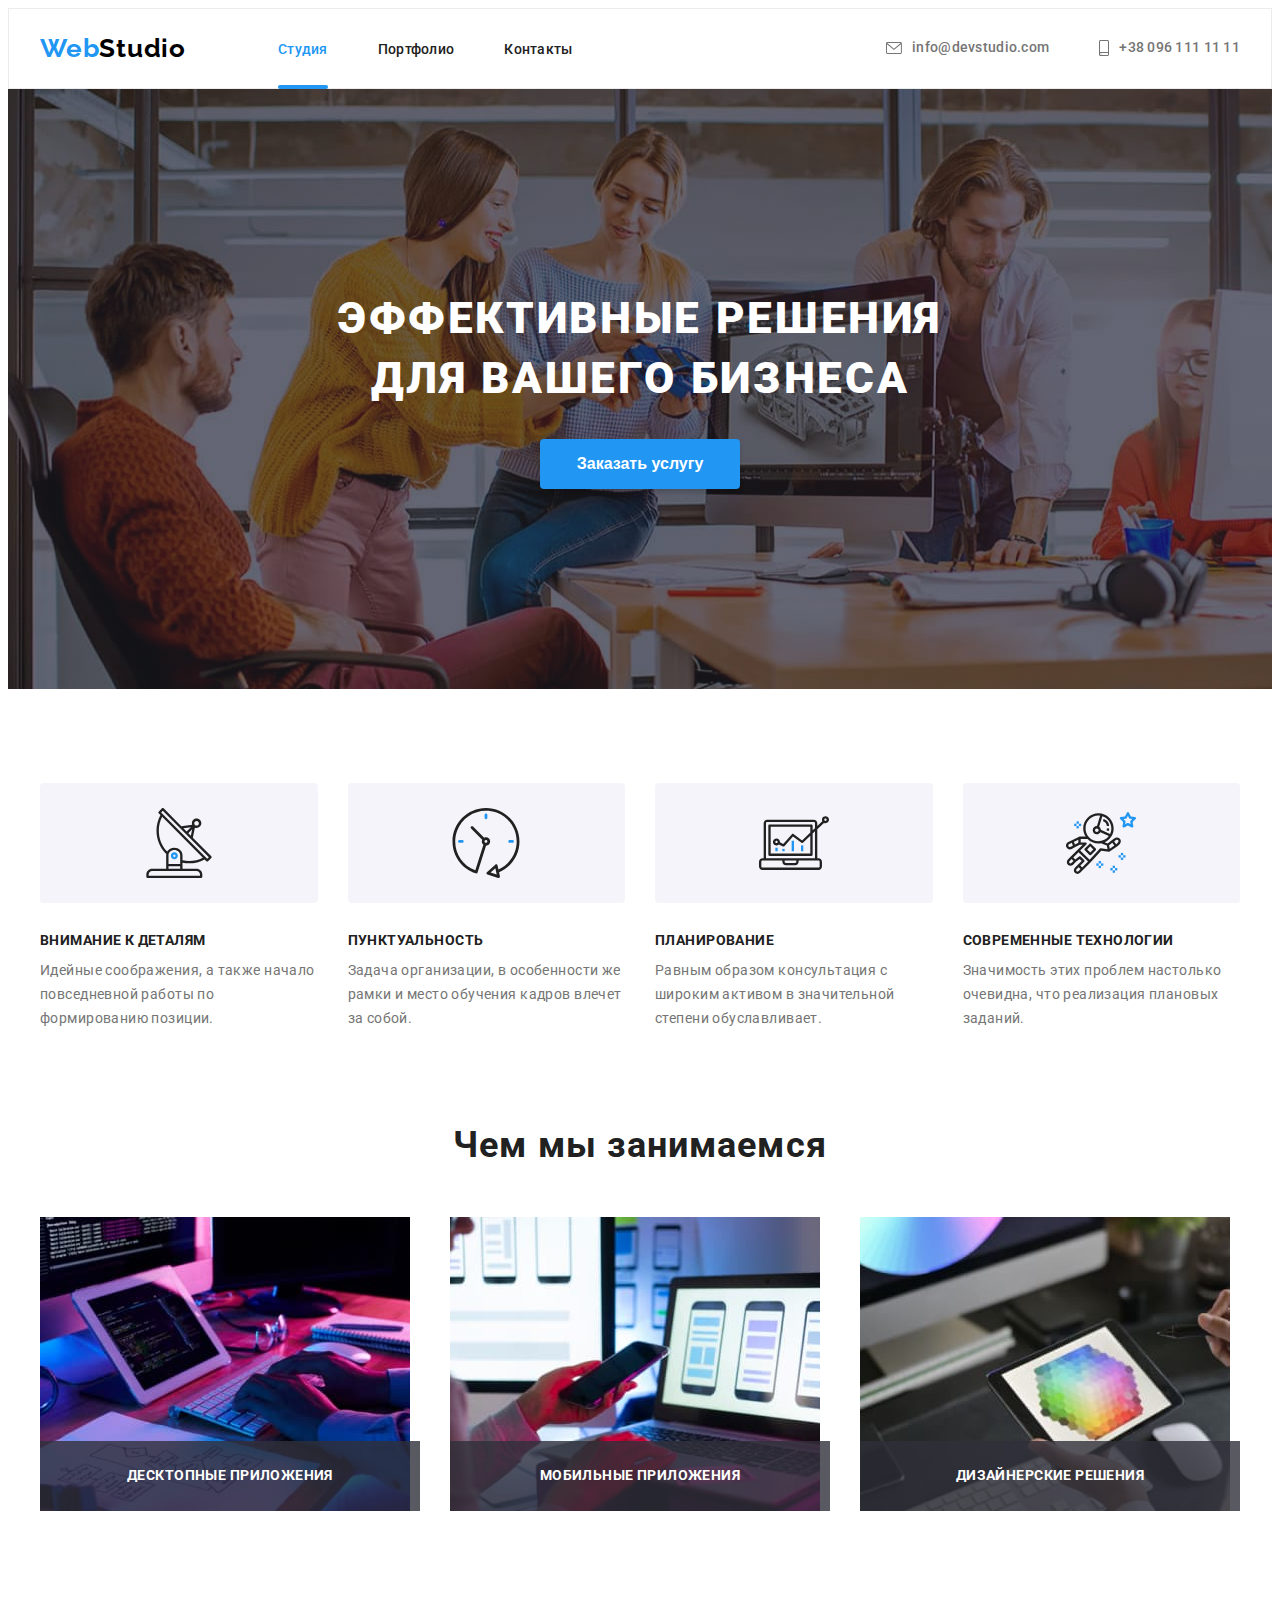
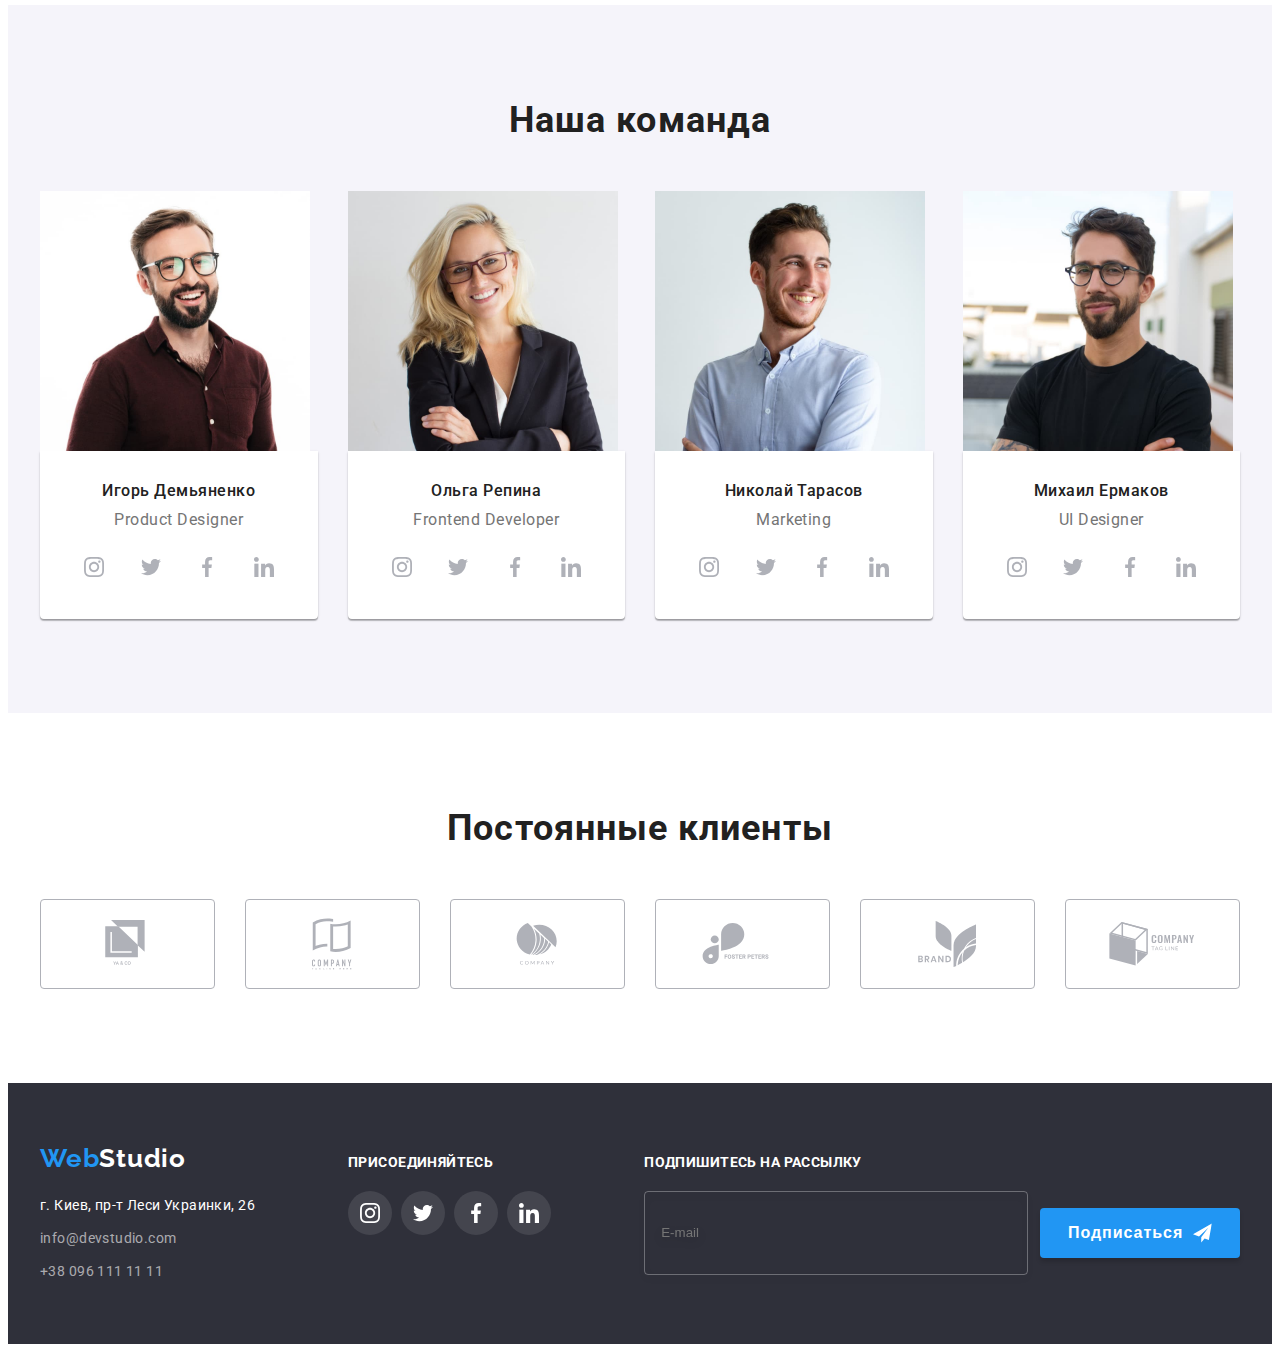
<file: index.html>
<!DOCTYPE html>
<html lang="ru">
<head>
    <meta charset="UTF-8">
    <meta http-equiv="X-UA-Compatible" content="IE=edge">
    <meta name="viewport" content="width=device-width, initial-scale=1.0">
    <title>Студия</title>
    <link rel="stylesheet" href="https://cdnjs.cloudflare.com/ajax/libs/modern-normalize/1.0.0/modern-normalize.min.css"
        integrity="sha512-ISS7cAi1PEhQ8jnbJpJZMd29NlhNj4AWYyLOSp2CE/CsHxTCu+r+t0D2yoJudVrd0/8fTVPUVDzY5Tvli75u/g=="
        crossorigin="anonymous" />
    <link rel="preconnect" href="https://fonts.gstatic.com">
    <link href="https://fonts.googleapis.com/css2?family=Raleway:wght@700&family=Roboto:wght@400;500;700;900&display=swap"
            rel="stylesheet">
    <link rel="stylesheet" href="./css/main.min.css">
</head>
<body>
<header class="header"> 
    <div class="container">
    <nav class="navigation">
        <a class="logo-link link" href="./index.html"><span class="logo-link__logo-color">Web</span>Studio</a>
    <ul class="nav-list list">
    <li class="nav-list__item">
         <a class="nav-list__link link nav-list_active-link" href="./index.html">Студия</a>
    </li>
    <li class="nav-list__item">
        <a class="nav-list__link link " href="./portfolio.html">Портфолио</a>
    </li>
    <li class="nav-list__item">
        <a class="nav-list__link link" href="">Контакты</a>
    </li>
    </ul>
    </nav>
    <ul class="contacts-list list">
        <li class="contact-list__item"> 
            <a class="contact-link-header link" href="mailto:info@devstudio.com"> 
                <svg class="contact-link-header__icon"  width="16px" height="12px"
  > 
                <use href="./images/icons.svg#envelope"> </use>
            </svg>
                info@devstudio.com</a> </li>
        <li class="contact-listi__tem"> 
            <a class="contact-link-header link" href="tel:+380961111111"> 
                <svg class="contact-link-header__icon"  width="10px" height="16px">
                    <use href="./images/icons.svg#smartphone"> </use>
                </svg>
                +38 096 111 11 11</a></li>
    </ul>
    </div>
   </header>    
<main>
    <section class="hero">
        <div class="container">
        <h1 class="hero-title">Эффективные решения<br> для вашего бизнеса</h1>
        <button class="modal-btn" type="button" data-modal-open> Заказать услугу </button>
        </div>
    </section>
    
    <section class="advantage">
        <div class="container">
        <!--Заголовок h2  скрыт-->
        <h2 class="visually-hidden">Наши преимущества</h2>
        <!--Заголовок h2  скрыт-->
        <ul class="advantage-list list">
            <li class="advantage-list__item">
                <div class="advantage-list__visual"> 
                    <svg class="advantage-list__icon"  width="70px" height="70px">
                        <use href="./images/icons.svg#antenna">

                        </use>
                    </svg>
                </div>
                <h3 class="advantage-list__title">Внимание к деталям</h3>
                <p class="advantage-list__description">Идейные соображения, а также начало повседневной работы по формированию позиции.</p>
            </li>
            <li class="advantage-list__item">
                <div class="advantage-list__visual">
                    <svg class="advantage-list__icon" width="70px" height="70px">
                        <use href="./images/icons.svg#clock">
                
                        </use>
                    </svg>
                </div>
                <h3 class="advantage-list__title">Пунктуальность</h3>
                <p class="advantage-list__description">Задача организации, в особенности же рамки и место обучения кадров влечет за собой.</p>
            </li>
            <li class="advantage-list__item">
                <div class="advantage-list__visual">
                    <svg class="advantage-list__icon" width="70px" height="70px">
                        <use href="./images/icons.svg#diagram">
                
                        </use>
                    </svg>
                </div>
                <h3 class="advantage-list__title">Планирование</h3>
                <p class="advantage-list__description">Равным образом консультация с широким активом в значительной степени обуславливает.</p>
            </li>
            <li class="advantage-list__item">
                <div class="advantage-list__visual">
                    <svg class="advantage-list__icon" width="70px" height="70px">
                        <use href="./images/icons.svg#astronaut">
                
                        </use>
                    </svg>
                </div>
                <h3 class="advantage-list__title">Современные технологии</h3>
                <p class="advantage-list__description">Значимость этих проблем настолько очевидна, что реализация плановых заданий.</p>
            </li>
        </ul>
        </div>
    </section>
    <section class="short-info">
        <div class="container">
        <h2 class="short-info-title">Чем мы занимаемся</h2>
        <ul class="short-info-list list">
            <li class="short-info-list__item"> 
                <img class="short-info-list__img" src="images//main_page/box1.jpg" alt="box1" width="370">
            <div class="short-info-list__box"> <p class="short-info-list__description">Десктопные приложения</p></div> 
            </li>
            <li class="short-info-list__item">  
                <img class="short-info-list__img" src="images//main_page/box2.jpg" alt="box2" width="370">
            <div class="short-info-list__box"><p class="short-info-list__description">Мобильные приложения</p></div>
        </li>
            <li class="short-info-list__item"> 
                <img class="short-info-list__img" src="images//main_page/box3.jpg" alt="box3" width="370">
        <div class="short-info-list__box"> <p class="short-info-list__description">Дизайнерские решения</p> </div>

        </li>
        </ul>
        </div>
    </section>
    
    <section class="team">
        <div class="container">
        <h2 class="team-title">Наша команда</h2>
        <ul class="team-list list">
            <li class="team-list__item"><img class="team-list__img" src="images//main_page/Игорь_Демьяненко.jpg" alt="Игорь Демьяненко, Product Designer" width="270">
                <div class="team-list__conteiner">
                <h3 class="team-list__subtitle">Игорь Демьяненко</h3>
                <p class="team-list__description">Product Designer</p>
                    <ul class="social-list list"> 
                    <li class="social-list__item">
                    <a class="social-link link" href=""> <svg class="social-link__icon" width="20px" height="20px">
                        <use href="./images/icons.svg#instagram"></use>
                    </svg></a>
                </li>
                <li class="social-list__item">
                    <a class="social-link link" href=""> <svg class="social-link__icon" width="20px" height="20px">
                            <use href="./images/icons.svg#twitter"></use>
                        </svg></a>
                </li>
                <li class="social-list__item">
                    <a class="social-link link" href=""> <svg class="social-link__icon" width="20px" height="20px">
                            <use href="./images/icons.svg#facebook"></use>
                        </svg></a>
                </li>
                <li class="social-list__item">
                    <a class="social-link link" href=""> <svg class="social-link__icon" width="20px" height="20px">
                            <use href="./images/icons.svg#linkedin"></use>
                        </svg></a>
                </li>
            </ul>
                </div>
            </li>
            <li class="team-list__item"><img class="team-list__img" src="images//main_page/Ольга_Репина.jpg" alt="Ольга Репина,Frontend Developer" width="270">
                <div class="team-list__conteiner">
                <h3 class="team-list__subtitle">Ольга Репина</h3>
                <p class="team-list__description">Frontend Developer</p>
                <ul class="social-list list">
                    <li class="social-list__item">
                        <a class="social-link link" href=""> <svg class="social-link__icon" width="20px" height="20px">
                                <use href="./images/icons.svg#instagram"></use>
                            </svg></a>
                    </li>
                    <li class="social-list__item">
                        <a class="social-link link" href=""> <svg class="social-link__icon" width="20px" height="20px">
                                <use href="./images/icons.svg#twitter"></use>
                            </svg></a>
                    </li>
                    <li class="social-list__item">
                        <a class="social-link link" href=""> <svg class="social-link__icon" width="20px" height="20px">
                                <use href="./images/icons.svg#facebook"></use>
                            </svg></a>
                    </li>
                    <li class="social-list__item">
                        <a class="social-link link" href=""> <svg class="social-link__icon" width="20px" height="20px">
                                <use href="./images/icons.svg#linkedin"></use>
                            </svg></a>
                    </li>
                </ul>
                            </div>
            </li>
            <li class="team-list__item"><img class="team-list__img" src="images//main_page/Николай_Тарасов.jpg" alt="Николай Тарасов,Marketing" width="270">
                <div class="team-list__conteiner">
                <h3 class="team-list__subtitle">Николай Тарасов</h3>
                <p class="team-list__description">Marketing</p>
                <ul class="social-list list">
                    <li class="social-list__item">
                        <a class="social-link link" href=""> <svg class="social-link__icon" width="20px" height="20px">
                                <use href="./images/icons.svg#instagram"></use>
                            </svg></a>
                    </li>
                    <li class="social-list__item">
                        <a class="social-link link" href=""> <svg class="social-link__icon" width="20px" height="20px">
                                <use href="./images/icons.svg#twitter"></use>
                            </svg></a>
                    </li>
                    <li class="social-list__item">
                        <a class="social-link link" href=""> <svg class="social-link__icon" width="20px" height="20px">
                                <use href="./images/icons.svg#facebook"></use>
                            </svg></a>
                    </li>
                    <li class="social-list__item">
                        <a class="social-link link" href=""> <svg class="social-link__icon" width="20px" height="20px">
                                <use href="./images/icons.svg#linkedin"></use>
                            </svg></a>
                    </li>
                </ul>
               
                </div>
            </li>
            <li class="team-list__item"><img class="team-list__img" src="images//main_page/Михаил_Ермаков.jpg" alt="Михаил Ермаков,UI Designer" width="270">
            <div class="team-list__conteiner">
                <h3 class="team-list__subtitle">Михаил Ермаков</h3>
                <p class="team-list__description">UI Designer</p>
                <ul class="social-list list">
                    <li class="social-list__item">
                        <a class="social-link link" href=""> <svg class="social-link__icon" width="20px" height="20px">
                                <use href="./images/icons.svg#instagram"></use>
                            </svg></a>
                    </li>
                    <li class="social-list__item">
                        <a class="social-link link" href=""> <svg class="social-link__icon" width="20px" height="20px">
                                <use href="./images/icons.svg#twitter"></use>
                            </svg></a>
                    </li>
                    <li class="social-list__item">
                        <a class="social-link link" href=""> <svg class="social-link__icon" width="20px" height="20px">
                                <use href="./images/icons.svg#facebook"></use>
                            </svg></a>
                    </li>
                    <li class="social-list__item">
                        <a class="social-link link" href=""> <svg class="social-link__icon" width="20px" height="20px">
                                <use href="./images/icons.svg#linkedin"></use>
                            </svg></a>
                    </li>
                </ul>
                
                </div>

            </li>
            </ul>
        </div>
    </section>
    <section class="client">
        <div class="container">
            <h2 class="client-tittle">Постоянные клиенты</h2>
            <ul class="client-list list">
                <li class="client-list__item">
                    <a class="client-list__link link" href="">
                        <svg class="client-list__icon" width="44px" height="48px">
                            <use href="./images/icons.svg#client1"></use>
                        </svg>
                    </a>
                </li>
                <li class="client-list__item">
                    <a class="client-list__link link" href="">
                        <svg class="client-list__icon" width="40px" height="52px">
                            <use href="./images/icons.svg#client2"></use>
                        </svg>
                    </a>
                </li>
                <li class="client-list__item">
                    <a class="client-list__link link" href="">
                        <svg class="client-list__icon" width="42px" height="42px">
                            <use href="./images/icons.svg#client3"></use>
                        </svg>
                    </a>
                </li>
                <li class="client-list__item">
                    <a class="client-list__link link" href="">
                        <svg class="client-list__icon" width="80px" height="42px">
                            <use href="./images/icons.svg#client4"></use>
                        </svg>
                    </a>
                </li>
                <li class="client-list__item">
                    <a class="client-list__link link" href="">
                        <svg class="client-list__icon" width="58px" height="46px">
                            <use href="./images/icons.svg#client5"></use>
                        </svg>
                    </a>
                </li>
                <li class="client-list__item">
                    <a class="client-list__link link" href="">
                        <svg class="client-list__icon" width="88px" height="44px">
                            <use href="./images/icons.svg#client6"></use>
                        </svg>
                    </a>
                </li>
            </ul>
        </div>
    </section>
</main>
   <footer class="footer">
    <div class="container">
        <div class="footer-left-side"> 
        <a class="logo-link link logo-dark-theme" href="./index.html"><span class="logo-link__logo-color">Web</span>Studio</a>
<address class="address">
<p class="address__physical">г. Киев, пр-т Леси Украинки, 26</p>
<ul class="contacts-list-footer list">
    <li class="contacts-list-footer__item"> 
        <a class="contact-link-footer link" href="mailto:info@devstudio.com"> info@devstudio.com</a> </li>
    <li class="contacts-list-footer__item"> 
        <a class="contact-link-footer link" href="tel:+380961111111"> +38 096 111 11 11</a></li>
</ul>
</address>
</div>
<div class="footer-right-side">
<p class="footer-description">присоединяйтесь</p>
<ul class="social-list social-list_footer list">
    <li class="social-list__item">
        <a class="social-link social-link_footer link" href="">
             <svg class="social-link__icon social-link__icon_footer" width="20px" height="20px">
                <use href="./images/icons.svg#instagram"></use>
            </svg></a>
    </li>
    <li class="social-list__item">
        <a class="social-link social-link_footer link" href="">
            <svg class="social-link__icon social-link__icon_footer" width="20px" height="20px">
                <use href="./images/icons.svg#twitter"></use>
            </svg></a>
    </li>
    <li class="social-list__item">
        <a class="social-link social-link_footer link" href="">
            <svg class="social-link__icon social-link__icon_footer" width="20px" height="20px">
                <use href="./images/icons.svg#facebook"></use>
            </svg></a>
    </li>
    <li class="social-list__item">
        <a class="social-link social-link_footer link" href="">
            <svg class="social-link__icon social-link__icon_footer" width="20px" height="20px">
                <use href="./images/icons.svg#linkedin"></use>
            </svg></a>
    </li>
</ul>
</div>
<div class="footer-form">
    <b class="footer-description">Подпишитесь на рассылку</b>
    <form action="#" class="footer-modal-form">
        <input type="email" name="user-mail-footer" class="footer-form-input" placeholder="E-mail">
        <button type="submit" class="footer-submit-btn">Подписаться
            <svg class="footer-submit-btn__icon" width="24px" height="24px">
                <use href="./images/icons.svg#send"></use>
            </svg>
        </button>

    </form>
</div>
</div>

   </footer>
   <div class="backdrop is-hidden" data-modal>
       <div class="modal-backdrop">
           <button  class="close-black-btn" type="button" data-modal-close> 
            <svg class="close-black-btn__icon" width="18px" height="18px">
                <use href="./images/icons.svg#close-black"></use>
            </svg>
           </button>
<form action="#" class="modal-form" autocomplete="off">
<b class="modal-form-description">Оставьте свои данные, мы вам перезвоним</b>
    <label class="modal-form-field">
        Имя
        <span class="modal-form-input-wrapper">
            <input type="text" name="user-name" class="modal-form-input" required minlength="2">
           
            <svg class="modal-form__icon" width="18px" height="18px"><use  href="./images/icons.svg#person-modal"> </use>

            </svg>
        </span>
    </label>
    <label class="modal-form-field">
        Телефон
        <span class="modal-form-input-wrapper">
            <input type="tel" name="user-phone" class="modal-form-input" required
                pattern="[0-9]{3}-[0-9]{3}-[0-9]{2}-[0-9]{2}" title="096-111-11-11">
           
            <svg class="modal-form__icon" width="18px" height="18px">
                <use  href="./images/icons.svg#phone-modal"> </use>
            
            </svg>
        </span>
    </label>
    <label class="modal-form-field">
        Почта
        <span class="modal-form-input-wrapper">
            <input type="email" name="user-mail" class="modal-form-input" required>
                       <svg class="modal-form__icon" width="18px" height="18px">
                <use  href="./images/icons.svg#email-modal"> </use>
            
            </svg>
        </span>
    </label>
    <label class="modal-form-field">
        Коментарий
        <textarea name="user-message" class="modal-form-message" placeholder="Введите текст"></textarea>
    </label>
    <input type="checkbox" id="user-term" name="user-term" class="modal-form-term visually-hidden">
    <label for="user-term" class="modal-form-check-desc">Соглашаюсь с рассылкой и принимаю&nbsp;<a class="modal-agreement-link" href="">Условия
            договора</a></label>
    <button type="submit" class="modal-form-btn">Отправить</button>
</form>
       </div>
   </div>
<script src="./js/modal.js"></script>
</body>
</html>
</file>
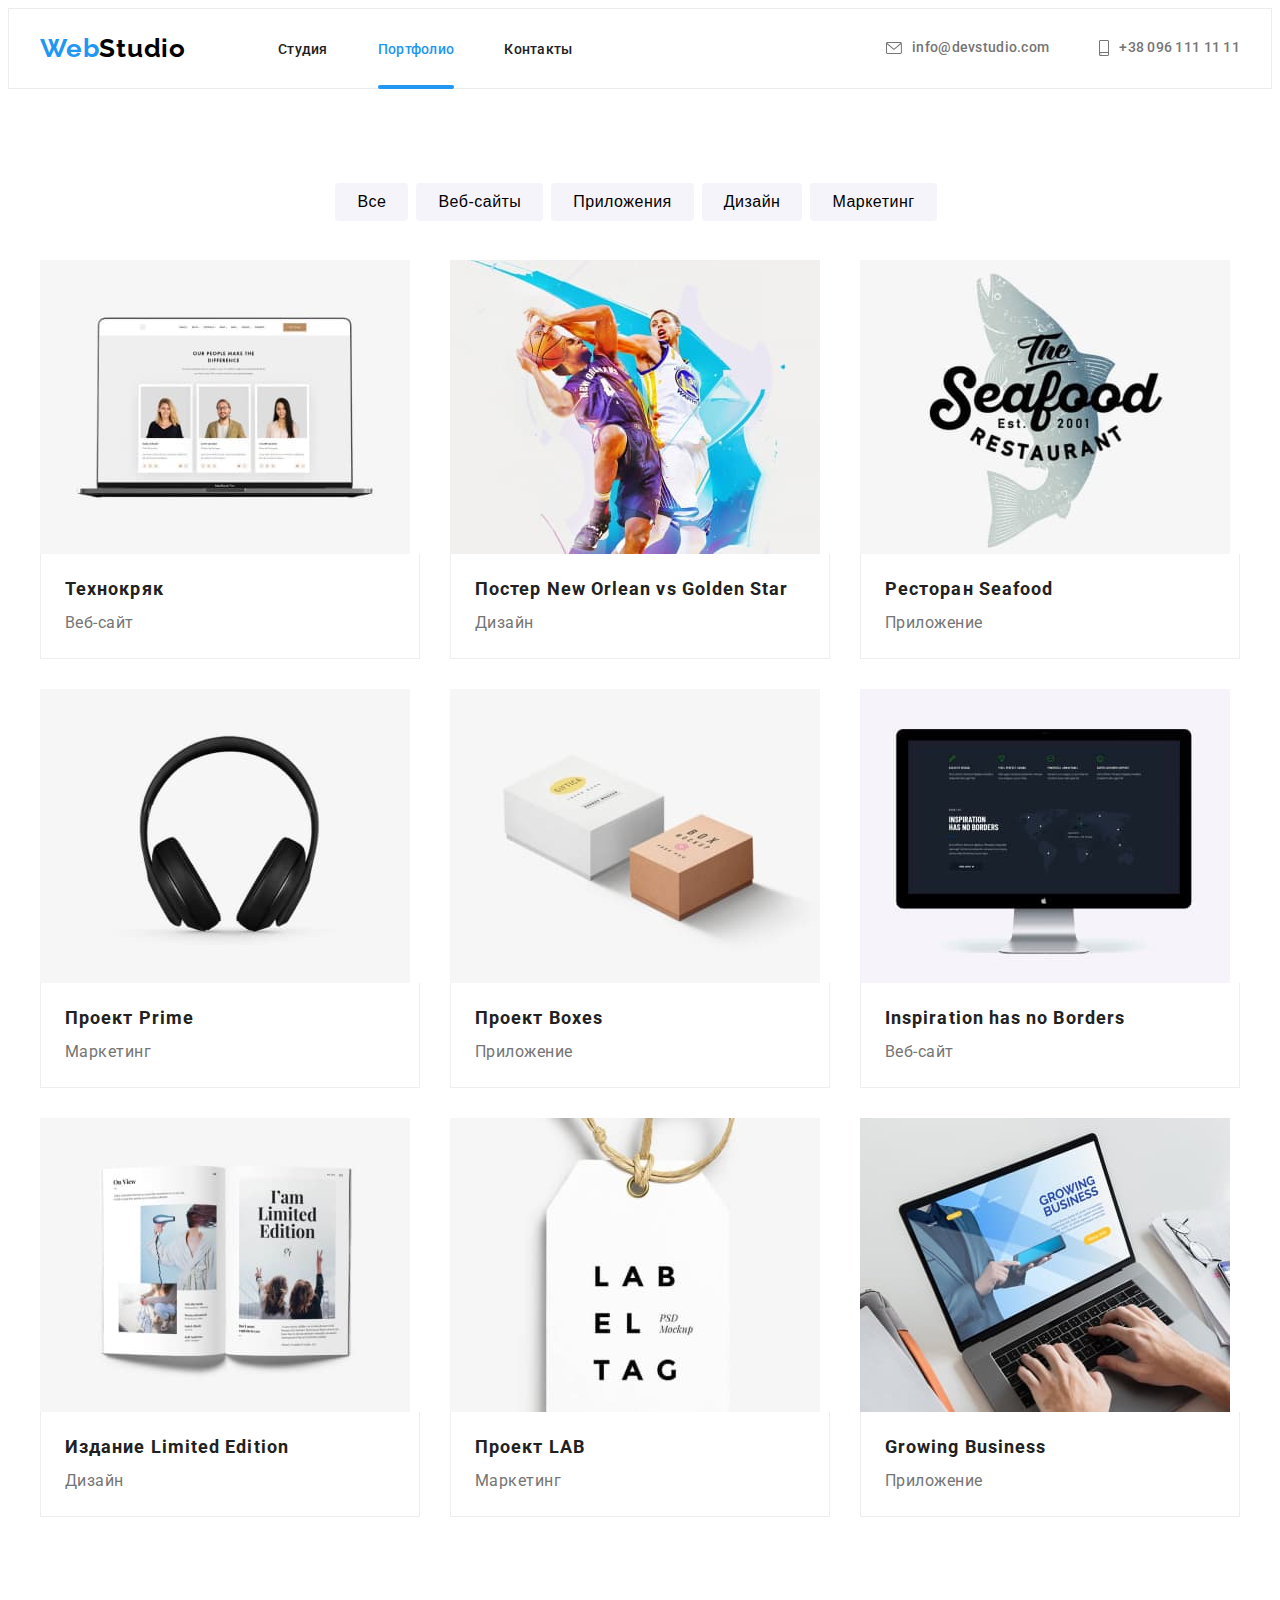
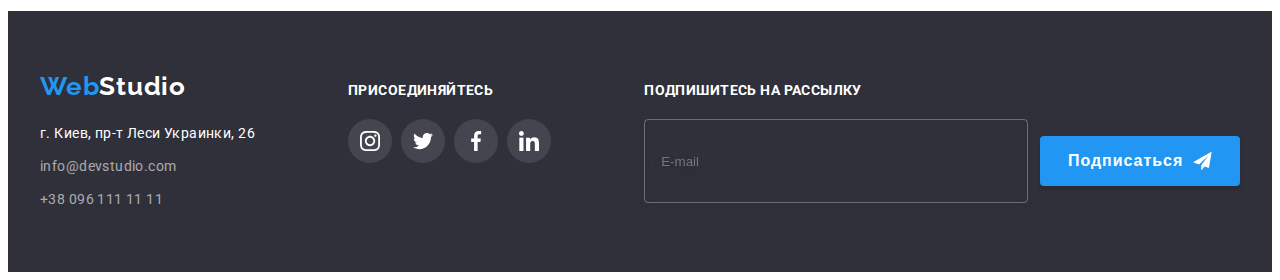
<file: portfolio.html>
<!DOCTYPE html>
<html lang="ru">
<head>
    <meta charset="UTF-8">
    <meta http-equiv="X-UA-Compatible" content="IE=edge">
    <meta name="viewport" content="width=device-width, initial-scale=1.0">
    <title>Портфолио</title>
    <link rel="stylesheet" href="https://cdnjs.cloudflare.com/ajax/libs/modern-normalize/1.0.0/modern-normalize.min.css"
        integrity="sha512-ISS7cAi1PEhQ8jnbJpJZMd29NlhNj4AWYyLOSp2CE/CsHxTCu+r+t0D2yoJudVrd0/8fTVPUVDzY5Tvli75u/g=="
        crossorigin="anonymous" />
    <link rel="preconnect" href="https://fonts.gstatic.com">
    <link href="https://fonts.googleapis.com/css2?family=Raleway:wght@700&family=Roboto:wght@400;500;700;900&display=swap"
        rel="stylesheet">
    <link rel="stylesheet" href="./css/main.min.css">
    </head>
    
    <body>
    <header class="header">
        <div class="container">
            <nav class="navigation">
                <a class="logo-link link" href="./index.html"><span class="logo-link__logo-color">Web</span>Studio</a>
                <ul class="nav-list list">
                    <li class="nav-list__item">
                        <a class="nav-list__link link " href="./index.html">Студия</a>
                    </li>
                    <li class="nav-list__item">
                        <a class="nav-list__link link nav-list_active-link" href="./portfolio.html">Портфолио</a>
                    </li>
                    <li class="nav-list__item">
                        <a class="nav-list__link link" href="">Контакты</a>
                    </li>
                </ul>
            </nav>
            <ul class="contacts-list list">
                <li class="contact-list__item">
                    <a class="contact-link-header link" href="mailto:info@devstudio.com">
                        <svg class="contact-link-header__icon" width="16px" height="12px">
                            <use href="./images/icons.svg#envelope"> </use>
                        </svg>
                        info@devstudio.com</a>
                </li>
                <li class="contact-listi__tem">
                    <a class="contact-link-header link" href="tel:+380961111111">
                        <svg class="contact-link-header__icon" width="10px" height="16px">
                            <use href="./images/icons.svg#smartphone"> </use>
                        </svg>
                        +38 096 111 11 11</a>
                </li>
            </ul>
        </div>
    </header>
<main>
      
    <section class="portfolio">
    <div class="container">
        <!--Заголовок скрыт!!!!!!!!!!!!!!-->
        <h1 class="visually-hidden">Портфолио</h1>
        <!--Заголовок скрыт!!!!!!!!!!!!!!-->
        <ul class="filtre-list list">
        <li class="filtre-list__item">
            <button class="filtre-list__btn" type="button">Все</button> </li>
        <li class="filtre-list__item">
            <button  class="filtre-list__btn" type="button">Веб-сайты</button></li>
        <li class="filtre-list__item">
            <button  class="filtre-list__btn" type="button">Приложения</button></li>
        <li class="filtre-list__item">
            <button  class="filtre-list__btn" type="button">Дизайн</button> </li>
        <li class="filtre-list__item">
            <button  class="filtre-list__btn" type="button">Маркетинг</button> </li>
    </ul>
    <ul class="portfolio-list list">
    <li class="portfolio-list__item">
        <a class="portfolio-list__link link" href="">
        <div class="portfolio-list__wrapper"><img class="portfolio-list__img" src="images/portfolio/project_1.jpg" alt="Технокряк" width="370">
        <p class="portfolio-list__description">Технокряк это современная площадка распространения коронавируса. Компании используют эту платформу для цифрового
        шпионажа и атак на защищённые сервера конкурентов.</p>    
        </div>
        <div class="portfolio-list__conteiner">
        <h3 class="portfolio-list__conteiner-title">Технокряк</h3>
        <p class="portfolio-list__conteiner-description">Веб-сайт</p>
        </div>
    </a>
</li>
        <li class="portfolio-list__item">
        <a class="portfolio-list__link link" href="">
    <div class="portfolio-list__wrapper"> <img class="portfolio-list__img" src="images/portfolio/project_2.jpg" alt="Постер New Orlean vs Golden Star" width="370">
        <p class="portfolio-list__description">Технокряк это современная площадка распространения коронавируса. Компании используют эту платформу для цифрового
            шпионажа и атак на защищённые сервера конкурентов.</p>
        </div>
        <div class="portfolio-list__conteiner">
        <h3 class="portfolio-list__conteiner-title">Постер New Orlean vs Golden Star</h3>
        <p class="portfolio-list__conteiner-description">Дизайн</p>
        </div>
        </a>
            
        </li>
        <li class="portfolio-list__item">
        <a class="portfolio-list__link link" href="">
        <div class="portfolio-list__wrapper"><img class="portfolio-list__img"  src="images/portfolio/project_3.jpg" alt="Ресторан Seafood" width="370">
        <p class="portfolio-list__description">Технокряк это современная площадка распространения коронавируса. Компании используют эту платформу для цифрового
            шпионажа и атак на защищённые сервера конкурентов.</p>
        </div>
        <div class="portfolio-list__conteiner">
            <h3 class="portfolio-list__conteiner-title">Ресторан Seafood</h3>
        <p class="portfolio-list__conteiner-description">Приложение</p>
        </div>
        </a>
            
        </li>
        <li class="portfolio-list__item">
        <a class="portfolio-list__link link" href="">
    <div class="portfolio-list__wrapper"> <img class="portfolio-list__img" src="images/portfolio/project_4.jpg" alt="Проект Prime" width="370">
        <p class="portfolio-list__description">Технокряк это современная площадка распространения коронавируса. Компании используют эту платформу для цифрового
            шпионажа и атак на защищённые сервера конкурентов.</p>
        </div>
        <div class="portfolio-list__conteiner">
            <h3 class="portfolio-list__conteiner-title">Проект Prime</h3>
        <p class="portfolio-list__conteiner-description">Маркетинг</p>
        </div>
        </a>
            
        </li>
        <li class="portfolio-list__item">
        <a class="portfolio-list__link link" href="">
    <div class="portfolio-list__wrapper"> <img  class="portfolio-list__img" src="images/portfolio/project_5.jpg" alt="Проект Boxes" width="370">
    <p class="portfolio-list__description">Технокряк это современная площадка распространения коронавируса. Компании используют эту платформу для цифрового
        шпионажа и атак на защищённые сервера конкурентов.</p>
    </div>
        <div class="portfolio-list__conteiner">
            <h3 class="portfolio-list__conteiner-title">Проект Boxes</h3>
        <p class="portfolio-list__conteiner-description">Приложение</p>
        </div>
        </a>
            
        </li>
        <li class="portfolio-list__item">
        <a class="portfolio-list__link link" href="">
        <div class="portfolio-list__wrapper"><img  class="portfolio-list__img" src="images/portfolio/project_6.jpg" alt="Inspiration has no Borders" width="370">
    <p class="portfolio-list__description">Технокряк это современная площадка распространения коронавируса. Компании используют эту платформу для цифрового
        шпионажа и атак на защищённые сервера конкурентов.</p>
    </div>
        <div class="portfolio-list__conteiner">
         <h3 class="portfolio-list__conteiner-title">Inspiration has no Borders</h3>
        <p class="portfolio-list__conteiner-description">Веб-сайт</p>
        </div>
        </a>
           
        </li>
        <li class="portfolio-list__item">
        <a class="portfolio-list__link link" href="">
    <div class="portfolio-list__wrapper"><img  class="portfolio-list__img" src="images/portfolio/project_7.jpg" alt="Издание Limited Edition" width="370">
    <p class="portfolio-list__description">Технокряк это современная площадка распространения коронавируса. Компании используют эту платформу для цифрового
        шпионажа и атак на защищённые сервера конкурентов.</p>
    </div>
        <div class="portfolio-list__conteiner">
            <h3 class="portfolio-list__conteiner-title">Издание Limited Edition</h3>
        <p class="portfolio-list__conteiner-description">Дизайн</p>
        </div>
        </a>
            
        </li>
        <li class="portfolio-list__item">
        <a class="portfolio-list__link link" href="">
        <div class="portfolio-list__wrapper"><img  class="portfolio-list__img" src="images/portfolio/project_8.jpg" alt="Проект LAB" width="370">
        <p class="portfolio-list__description">Технокряк это современная площадка распространения коронавируса. Компании используют эту платформу для цифрового
            шпионажа и атак на защищённые сервера конкурентов.</p>
        </div>
        <div class="portfolio-list__conteiner">
            <h3 class="portfolio-list__conteiner-title">Проект LAB</h3>
        <p class="portfolio-list__conteiner-description">Маркетинг</p>
        </div>
        </a>
            
        </li>
        <li class="portfolio-list__item">
        <a class="portfolio-list__link link" href="">
       <div class="portfolio-list__wrapper"> <img  class="portfolio-list__img" src="images/portfolio/project_9.jpg" alt="Growing Business" width="370">
    <p class="portfolio-list__description">Технокряк это современная площадка распространения коронавируса. Компании используют эту платформу для цифрового
        шпионажа и атак на защищённые сервера конкурентов.</p>
    </div>
        <div class="portfolio-list__conteiner">
            <h3 class="portfolio-list__conteiner-title">Growing Business</h3>
        <p class="portfolio-list__conteiner-description">Приложение</p>
        </div>
        </a>
           
        </li>
    </ul>
</div>
</section>
</main>
<footer class="footer">
    <div class="container">
        <div class="footer-left-side">
            <a class="logo-link link logo-dark-theme" href="./index.html"><span
                    class="logo-link__logo-color">Web</span>Studio</a>
            <address class="address">
                <p class="address__physical">г. Киев, пр-т Леси Украинки, 26</p>
                <ul class="contacts-list-footer list">
                    <li class="contacts-list-footer__item">
                        <a class="contact-link-footer link" href="mailto:info@devstudio.com"> info@devstudio.com</a>
                    </li>
                    <li class="contacts-list-footer__item">
                        <a class="contact-link-footer link" href="tel:+380961111111"> +38 096 111 11 11</a>
                    </li>
                </ul>
            </address>
        </div>
        <div class="footer-right-side">
            <p class="footer-description">присоединяйтесь</p>
            <ul class="social-list social-list_footer list">
                <li class="social-list__item">
                    <a class="social-link social-link_footer link" href="">
                        <svg class="social-link__icon social-link__icon_footer" width="20px" height="20px">
                            <use href="./images/icons.svg#instagram"></use>
                        </svg></a>
                </li>
                <li class="social-list__item">
                    <a class="social-link social-link_footer link" href="">
                        <svg class="social-link__icon social-link__icon_footer" width="20px" height="20px">
                            <use href="./images/icons.svg#twitter"></use>
                        </svg></a>
                </li>
                <li class="social-list__item">
                    <a class="social-link social-link_footer link" href="">
                        <svg class="social-link__icon social-link__icon_footer" width="20px" height="20px">
                            <use href="./images/icons.svg#facebook"></use>
                        </svg></a>
                </li>
                <li class="social-list__item">
                    <a class="social-link social-link_footer link" href="">
                        <svg class="social-link__icon social-link__icon_footer" width="20px" height="20px">
                            <use href="./images/icons.svg#linkedin"></use>
                        </svg></a>
                </li>
            </ul>
        </div>
        <div class="footer-form">
            <b class="footer-description">Подпишитесь на рассылку</b>
            <form action="#" class="footer-modal-form">
                <input type="email" name="user-mail-footer" class="footer-form-input" placeholder="E-mail">
                <button type="submit" class="footer-submit-btn">Подписаться
                    <svg class="footer-submit-btn__icon" width="24px" height="24px">
                        <use href="./images/icons.svg#send"></use>
                    </svg>
                </button>

            </form>
        </div>
    </div>

</footer>
</body>
</html>
</file>
<file: css/main.min.css>
:root{--main-font: 'Roboto', sans-serif;--secondary-font: 'Raleway', sans-serif;--accent-color: #2196f3;--background-color: #2f303a;--main-color: #212121;--secondary-color: rgb(255, 255, 255);--additional-color: #757575;--accent-modal-btn: #188ce8;--logo-main-color: #000000}.link{text-decoration:none;color:var(--main-color)}.list{list-style:none}.address{font-style:normal}body{font-family:var(--main-font);color:var(--main-color)}h1,h2,h3,h4,h5,h6,p{margin:0}ul,ol{margin:0;padding:0}img{display:block}.visually-hidden{position:absolute !important;clip:rect(1px 1px 1px 1px);clip:rect(1px, 1px, 1px, 1px);padding:0 !important;border:0 !important;height:1px !important;width:1px !important;overflow:hidden}.container{width:1200px;margin:0 auto;padding-left:15px;padding-right:15px}.footer .container{display:-webkit-box;display:-ms-flexbox;display:flex;-webkit-box-align:baseline;-ms-flex-align:baseline;align-items:baseline;-webkit-box-pack:justify;-ms-flex-pack:justify;justify-content:space-between}.header .container{display:-webkit-box;display:-ms-flexbox;display:flex;-webkit-box-align:center;-ms-flex-align:center;align-items:center}.logo-link{font-family:var(--secondary-font);font-weight:700;font-size:26px;line-height:1.19;letter-spacing:0.03em;color:var(--logo-main-color);margin-right:92px}.logo-link__logo-color{color:var(--accent-color)}.logo-dark-theme{color:var(--secondary-color);margin-bottom:20px;display:block}.header{padding-top:24px;padding-bottom:24px;border:1px solid #ececec}.navigation{display:-webkit-box;display:-ms-flexbox;display:flex;-webkit-box-align:center;-ms-flex-align:center;align-items:center}.nav-list{display:-webkit-box;display:-ms-flexbox;display:flex;-webkit-box-align:center;-ms-flex-align:center;align-items:center}.contacts-list{display:-webkit-box;display:-ms-flexbox;display:flex;-webkit-box-align:center;-ms-flex-align:center;align-items:center;margin-left:auto}.nav-list__link{position:relative;font-weight:500;font-size:14px;line-height:1.14;letter-spacing:0.02em}.nav-list__link{-webkit-transition:color 250ms cubic-bezier(0.4, 0, 0.2, 1);transition:color 250ms cubic-bezier(0.4, 0, 0.2, 1)}.nav-list__link:hover,.nav-list__link:focus{color:var(--accent-color)}.nav-list_active-link{color:var(--accent-color)}.nav-list_active-link::after{position:absolute;display:block;content:'';width:100%;height:4px;background:#2196f3;border-radius:2px;left:0;bottom:-32px}.contact-link-header{position:relative;font-weight:500;font-size:14px;line-height:1.14;letter-spacing:0.02em;display:-webkit-box;display:-ms-flexbox;display:flex;-webkit-box-align:center;-ms-flex-align:center;align-items:center;color:var(--additional-color);-webkit-transition:color 250ms cubic-bezier(0.4, 0, 0.2, 1);transition:color 250ms cubic-bezier(0.4, 0, 0.2, 1)}.contact-link-header:hover,.contact-link-header:focus{color:var(--accent-color)}.contact-link-header__icon{margin-right:10px;fill:currentColor;-webkit-transition:fill 250ms cubic-bezier(0.4, 0, 0.2, 1);transition:fill 250ms cubic-bezier(0.4, 0, 0.2, 1)}.contact-link-header:hover .contact-link-header__icon .contact-link-header:focus .contact-link-header__icon{fill:var(--accent-color)}.nav-list__item:not(:last-child){margin-right:50px}.contact-list__item:not(:last-child){margin-right:50px}.hero{background-color:var(--background-color);padding-top:200px;padding-bottom:200px;text-align:center;margin:auto;background-image:-webkit-gradient(linear, left top, left bottom, from(rgba(47,48,58,0.4)), to(rgba(47,48,58,0.4))),url(../images/main_page/bghero.jpg);background-image:linear-gradient(rgba(47,48,58,0.4), rgba(47,48,58,0.4)),url(../images/main_page/bghero.jpg);background-repeat:no-repeat;background-size:cover;max-width:1600px;margin:0 auto}.hero-title{font-weight:900;font-size:44px;line-height:1.36;text-align:center;letter-spacing:0.06em;text-transform:uppercase;color:var(--secondary-color)}.hero .hero-title{margin-bottom:30px}.modal-btn{font-weight:700;font-size:16px;line-height:1.88;color:var(--secondary-color);background-color:var(--accent-color);cursor:pointer;min-width:200px;border-radius:4px;padding:10px 32px;border:none;-webkit-box-shadow:0px 4px 4px rgba(0,0,0,0.15);box-shadow:0px 4px 4px rgba(0,0,0,0.15);-webkit-transition:background 250ms cubic-bezier(0.4, 0, 0.2, 1);transition:background 250ms cubic-bezier(0.4, 0, 0.2, 1)}.modal-btn:hover,.modal-btn:focus{background:var(--accent-modal-btn)}.advantage{padding-top:94px;padding-bottom:47px}.advantage-list{display:-webkit-box;display:-ms-flexbox;display:flex;margin-left:-30px;margin-top:-30px}.advantage-list__item{margin-left:30px;margin-top:30px;-ms-flex-preferred-size:calc(100% / 4 - 30px);flex-basis:calc(100% / 4 - 30px)}.advantage-list__title{font-weight:700;font-size:14px;line-height:1.14;letter-spacing:0.03em;text-transform:uppercase;margin-bottom:10px}.advantage-list__description{font-weight:400;font-size:14px;line-height:1.71;letter-spacing:0.03em;color:var(--additional-color)}.advantage-list__visual{background-color:#f5f4fa;border-radius:4px;height:120px;margin-bottom:30px;display:-webkit-box;display:-ms-flexbox;display:flex;-webkit-box-pack:center;-ms-flex-pack:center;justify-content:center;-webkit-box-align:center;-ms-flex-align:center;align-items:center}.short-info{padding-top:47px;padding-bottom:94px;text-align:center}.short-info .short-info-title{margin-bottom:50px}.short-info-title,.team-title{font-weight:700;font-size:36px;line-height:1.17;text-align:center;letter-spacing:0.03em}.short-info-list{display:-webkit-box;display:-ms-flexbox;display:flex;-ms-flex-wrap:wrap;flex-wrap:wrap;margin-left:-30px;margin-top:-30px}.short-info-list__item{position:relative;margin-left:30px;margin-top:30px;-ms-flex-preferred-size:calc(100% / 3 - 30px);flex-basis:calc(100% / 3 - 30px)}.short-info-list__box{position:absolute;background-color:rgba(47,48,58,0.8);width:100%;text-align:center;left:0;bottom:0}.short-info-list__description{font-weight:700;font-size:14px;line-height:1.14;letter-spacing:0.03em;text-transform:uppercase;color:var(--secondary-color);padding:27px}.team{background-color:#f5f4fa;padding-top:94px;padding-bottom:94px}.team .team-title{margin-bottom:50px}.team-list__subtitle{font-weight:500;font-size:16px;line-height:1.19;text-align:center;letter-spacing:0.03em}.team-list__description{font-weight:400;font-size:16px;line-height:1.19;text-align:center;letter-spacing:0.03em;color:var(--additional-color);margin-bottom:16px}.team-list{display:-webkit-box;display:-ms-flexbox;display:flex;-ms-flex-wrap:wrap;flex-wrap:wrap;margin-left:-30px;margin-top:-30px}.team-list__item{margin-left:30px;margin-top:30px;-ms-flex-preferred-size:calc(100% / 4 - 30px);flex-basis:calc(100% / 4 - 30px)}.team-list__conteiner{padding:30px 32px;background-color:var(--secondary-color);-webkit-box-shadow:0px 1px 3px rgba(0,0,0,0.12),0px 1px 1px rgba(0,0,0,0.14),0px 2px 1px rgba(0,0,0,0.2);box-shadow:0px 1px 3px rgba(0,0,0,0.12),0px 1px 1px rgba(0,0,0,0.14),0px 2px 1px rgba(0,0,0,0.2);border-radius:0px 0px 4px 4px}.team-list__subtitle{margin-bottom:10px}.social-list{display:-webkit-box;display:-ms-flexbox;display:flex;-webkit-box-align:center;-ms-flex-align:center;align-items:center;-webkit-box-pack:justify;-ms-flex-pack:justify;justify-content:space-between}.social-link{display:-webkit-box;display:-ms-flexbox;display:flex;-webkit-box-pack:center;-ms-flex-pack:center;justify-content:center;-webkit-box-align:center;-ms-flex-align:center;align-items:center;width:44px;height:44px;border-radius:50%;background-color:var(--secondary-color);-webkit-transition:background-color 250ms cubic-bezier(0.4, 0, 0.2, 1);transition:background-color 250ms cubic-bezier(0.4, 0, 0.2, 1)}.social-link:hover,.social-link:focus{background-color:var(--accent-color)}.social-link__icon{fill:#afb1b8;-webkit-transition:fill 250ms cubic-bezier(0.4, 0, 0.2, 1);transition:fill 250ms cubic-bezier(0.4, 0, 0.2, 1)}.social-link:hover .social-link__icon,.social-link:focus .social-link__icon{fill:var(--secondary-color)}.social-list_footer{margin-top:20px}.social-link_footer{background-color:rgba(255,255,255,0.1)}.social-link__icon_footer{fill:var(--secondary-color)}.client{padding-top:94px;padding-bottom:94px}.client-tittle{font-weight:700;font-size:36px;line-height:1.17;text-align:center;letter-spacing:0.03em;color:var(--main-color);margin-bottom:50px}.client-list{display:-webkit-box;display:-ms-flexbox;display:flex;margin-left:-30px;margin-top:-30px}.client-list__item{margin-left:30px;margin-top:30px;-ms-flex-preferred-size:calc(100% / 6 - 30px);flex-basis:calc(100% / 6 - 30px)}.client-list__link{display:-webkit-box;display:-ms-flexbox;display:flex;-webkit-box-pack:center;-ms-flex-pack:center;justify-content:center;-webkit-box-align:center;-ms-flex-align:center;align-items:center;border:1px solid #afb1b8;-webkit-box-sizing:border-box;box-sizing:border-box;border-radius:4px;height:90px;-webkit-transition:border 250ms cubic-bezier(0.4, 0, 0.2, 1);transition:border 250ms cubic-bezier(0.4, 0, 0.2, 1)}.client-list__icon{fill:#afb1b8;-webkit-transition:fill 250ms cubic-bezier(0.4, 0, 0.2, 1);transition:fill 250ms cubic-bezier(0.4, 0, 0.2, 1)}.client-list__link:hover .client-list__icon,.client-list__link:focus .client-list__icon{fill:var(--accent-color)}.client-list__link:hover,.client-list__link:focus{border:1px solid var(--accent-color)}.footer{background-color:var(--background-color);padding-top:60px;padding-bottom:60px}.contact-link-footer,.address__physical{font-weight:400;font-size:14px;line-height:1.71;letter-spacing:0.03em}.address__physical{color:var(--secondary-color);margin-bottom:9px}.contact-link-footer{color:rgba(255,255,255,0.6);-webkit-transition:color 250ms cubic-bezier(0.4, 0, 0.2, 1);transition:color 250ms cubic-bezier(0.4, 0, 0.2, 1)}.contact-link-footer:hover,.contact-link-footer:focus{color:var(--accent-color)}.contacts-list-footer{margin-bottom:-9px}.contacts-list-footer__item{margin-bottom:9px}.container .footer-left-side{margin-right:70px}.footer-right-side{width:206px;height:80px}.footer-description{font-weight:700;font-size:14px;line-height:1.14;letter-spacing:0.03em;text-transform:uppercase;color:var(--secondary-color)}.footer-form{display:block;min-width:570px;margin-left:93px}.footer-modal-form{display:-webkit-box;display:-ms-flexbox;display:flex;margin-top:20px;-webkit-box-align:center;-ms-flex-align:center;align-items:center}.footer-form-input{width:358px;height:50px;border:1px solid rgba(255,255,255,0.3);-webkit-filter:drop-shadow(0px 4px 4px rgba(0,0,0,0.15));filter:drop-shadow(0px 4px 4px rgba(0,0,0,0.15));border-radius:4px;background:transparent;padding:16px;color:var(--secondary-color);-webkit-transition:border-color 250ms cubic-bezier(0.4, 0, 0.2, 1);transition:border-color 250ms cubic-bezier(0.4, 0, 0.2, 1)}.footer-form-input:focus,.footer-form-input:hover{outline:none;border-color:var(--accent-color)}.footer-submit-btn{display:-webkit-box;display:-ms-flexbox;display:flex;background:#2196f3;-webkit-box-shadow:0px 4px 4px rgba(0,0,0,0.15);box-shadow:0px 4px 4px rgba(0,0,0,0.15);border-radius:4px;font-weight:700;font-size:16px;line-height:1.9;-webkit-box-align:center;-ms-flex-align:center;align-items:center;text-align:center;letter-spacing:0.06em;width:200px;height:50px;border:none;cursor:pointer;color:var(--secondary-color);padding:10px 28px;margin-left:12px;-webkit-transition:background 250ms cubic-bezier(0.4, 0, 0.2, 1);transition:background 250ms cubic-bezier(0.4, 0, 0.2, 1)}.footer-submit-btn:hover,.footer-submit-btn:focus{background:#188ce8}.footer-submit-btn__icon{margin-left:10px}.portfolio{padding-top:94px;padding-bottom:94px;text-align:center;margin:auto}.filtre-list__btn{font-weight:500;font-size:16px;line-height:1.62;text-align:center;letter-spacing:0.03em;background:#f5f4fa;border-radius:4px;padding:6px 22px;border:none;min-width:73px;-webkit-transition:background-color 250ms cubic-bezier(0.4, 0, 0.2, 1),color 250ms cubic-bezier(0.4, 0, 0.2, 1),cursor 250ms cubic-bezier(0.4, 0, 0.2, 1),-webkit-box-shadow 250ms cubic-bezier(0.4, 0, 0.2, 1);transition:background-color 250ms cubic-bezier(0.4, 0, 0.2, 1),color 250ms cubic-bezier(0.4, 0, 0.2, 1),cursor 250ms cubic-bezier(0.4, 0, 0.2, 1),-webkit-box-shadow 250ms cubic-bezier(0.4, 0, 0.2, 1);transition:box-shadow 250ms cubic-bezier(0.4, 0, 0.2, 1),background-color 250ms cubic-bezier(0.4, 0, 0.2, 1),color 250ms cubic-bezier(0.4, 0, 0.2, 1),cursor 250ms cubic-bezier(0.4, 0, 0.2, 1);transition:box-shadow 250ms cubic-bezier(0.4, 0, 0.2, 1),background-color 250ms cubic-bezier(0.4, 0, 0.2, 1),color 250ms cubic-bezier(0.4, 0, 0.2, 1),cursor 250ms cubic-bezier(0.4, 0, 0.2, 1),-webkit-box-shadow 250ms cubic-bezier(0.4, 0, 0.2, 1)}.filtre-list__btn:hover,.filtre-list__btn:focus{background-color:var(--accent-color);color:var(--secondary-color);cursor:pointer;-webkit-box-shadow:0px 3px 1px rgba(0,0,0,0.1),0px 1px 2px rgba(0,0,0,0.08),0px 2px 2px rgba(0,0,0,0.12);box-shadow:0px 3px 1px rgba(0,0,0,0.1),0px 1px 2px rgba(0,0,0,0.08),0px 2px 2px rgba(0,0,0,0.12)}.portfolio-list__conteiner-title{font-weight:700;font-size:18px;line-height:1.67;letter-spacing:0.06em;margin-bottom:4px}.portfolio-list__conteiner-description{font-weight:400;font-size:16px;line-height:1.88;letter-spacing:0.03em;color:var(--additional-color)}.filtre-list{display:-webkit-box;display:-ms-flexbox;display:flex;-webkit-box-pack:center;-ms-flex-pack:center;justify-content:center;margin-bottom:39px}.filtre-list__item{margin-right:8px}.portfolio-list{display:-webkit-box;display:-ms-flexbox;display:flex;-ms-flex-wrap:wrap;flex-wrap:wrap;margin-left:-30px;margin-top:-30px}.portfolio-list__item{margin-left:30px;margin-top:30px;-ms-flex-preferred-size:calc(100% / 3 - 30px);flex-basis:calc(100% / 3 - 30px)}.portfolio-list__conteiner{padding:20px 24px;text-align:left;background:var(--secondary-color);border-bottom:1px solid #eeeeee;border-left:1px solid #eeeeee;border-right:1px solid #eeeeee}.portfolio-list__link{display:block;-webkit-transition:-webkit-box-shadow 250ms cubic-bezier(0.4, 0, 0.2, 1);transition:-webkit-box-shadow 250ms cubic-bezier(0.4, 0, 0.2, 1);transition:box-shadow 250ms cubic-bezier(0.4, 0, 0.2, 1);transition:box-shadow 250ms cubic-bezier(0.4, 0, 0.2, 1), -webkit-box-shadow 250ms cubic-bezier(0.4, 0, 0.2, 1)}.portfolio-list__link:hover,.portfolio-list__link:focus{-webkit-box-shadow:0px 1px 1px rgba(0,0,0,0.12),0px 4px 4px rgba(0,0,0,0.06),1px 4px 6px rgba(0,0,0,0.16);box-shadow:0px 1px 1px rgba(0,0,0,0.12),0px 4px 4px rgba(0,0,0,0.06),1px 4px 6px rgba(0,0,0,0.16)}.portfolio-list__wrapper{position:relative;overflow:hidden}.portfolio-list__description{position:absolute;text-align:left;font-weight:400;font-size:18px;line-height:1.56;letter-spacing:0.03em;color:var(--secondary-color);background-color:rgba(33,150,243,0.9);height:100%;top:0;left:0;padding:63px 24px;-webkit-transform:translateY(100%);transform:translateY(100%);-webkit-transition:-webkit-transform 250ms cubic-bezier(0.4, 0, 0.2, 1);transition:-webkit-transform 250ms cubic-bezier(0.4, 0, 0.2, 1);transition:transform 250ms cubic-bezier(0.4, 0, 0.2, 1);transition:transform 250ms cubic-bezier(0.4, 0, 0.2, 1), -webkit-transform 250ms cubic-bezier(0.4, 0, 0.2, 1)}.portfolio-list__link:hover .portfolio-list__description,.portfolio-list__link:focus .portfolio-list__description{-webkit-transform:translateY(0);transform:translateY(0)}.backdrop{position:fixed;top:0;left:0;width:100vw;height:100vh;background-color:rgba(0,0,0,0.2);-webkit-transition:opacity 250ms cubic-bezier(0.4, 0, 0.2, 1),visibility 250ms cubic-bezier(0.4, 0, 0.2, 1),pointer-events 250ms cubic-bezier(0.4, 0, 0.2, 1);transition:opacity 250ms cubic-bezier(0.4, 0, 0.2, 1),visibility 250ms cubic-bezier(0.4, 0, 0.2, 1),pointer-events 250ms cubic-bezier(0.4, 0, 0.2, 1)}.modal-backdrop{position:absolute;top:50%;left:50%;-webkit-transform:translate(-50%, -50%);transform:translate(-50%, -50%);width:528px;height:580px;background-color:var(--secondary-color);-webkit-box-shadow:0px 1px 3px rgba(0,0,0,0.12),0px 1px 1px rgba(0,0,0,0.14),0px 2px 1px rgba(0,0,0,0.2);box-shadow:0px 1px 3px rgba(0,0,0,0.12),0px 1px 1px rgba(0,0,0,0.14),0px 2px 1px rgba(0,0,0,0.2);border-radius:4px;padding:40px}.close-black-btn{position:absolute;top:8px;right:8px;width:30px;height:30px;border-radius:50%;background:var(--secondary-color);border:1px solid rgba(0,0,0,0.1);cursor:pointer}.close-black-btn__icon{position:absolute;top:50%;left:50%;-webkit-transform:translate(-50%, -50%);transform:translate(-50%, -50%);-webkit-transition:fill 250ms cubic-bezier(0.4, 0, 0.2, 1);transition:fill 250ms cubic-bezier(0.4, 0, 0.2, 1)}.close-black-btn:hover .close-black-btn__icon,.close-black-btn:focus .close-black-btn__icon{fill:var(--accent-color)}.is-hidden{opacity:0;visibility:hidden;pointer-events:none}.modal-form{display:-webkit-box;display:-ms-flexbox;display:flex;-webkit-box-orient:vertical;-webkit-box-direction:normal;-ms-flex-direction:column;flex-direction:column}.modal-form-description{margin-bottom:7px;font-weight:700;font-size:20px;line-height:1.15;text-align:center;letter-spacing:0.03em;color:var(--main-color)}.modal-form-field{margin-top:5px;margin-bottom:5px;font-weight:400;font-size:12px;line-height:1.17;letter-spacing:0.01em;color:var(--additional-color)}.modal-form-input{width:100%;height:40px;border:1px solid rgba(33,33,33,0.2);border-radius:4px;padding-left:42px;-webkit-transition:border-color 250ms cubic-bezier(0.4, 0, 0.2, 1);transition:border-color 250ms cubic-bezier(0.4, 0, 0.2, 1)}.modal-form-input:focus{outline:none;border-color:var(--accent-color)}.modal-form-input-wrapper{position:relative;display:block;margin-top:4px}.modal-form__icon{position:absolute;top:50%;left:12px;-webkit-transform:translateY(-50%);transform:translateY(-50%);-webkit-transition:fill 250ms cubic-bezier(0.4, 0, 0.2, 1);transition:fill 250ms cubic-bezier(0.4, 0, 0.2, 1)}.modal-form-input:focus+.modal-form__icon{fill:var(--accent-color)}.modal-form-message{width:100%;height:120px;border:1px solid rgba(33,33,33,0.2);border-radius:4px;padding:12px 16px;resize:none;margin-top:4px;-webkit-transition:border-color 250ms cubic-bezier(0.4, 0, 0.2, 1);transition:border-color 250ms cubic-bezier(0.4, 0, 0.2, 1)}.modal-form-message::-webkit-input-placeholder{color:rgba(117,117,117,0.5)}.modal-form-message:-ms-input-placeholder{color:rgba(117,117,117,0.5)}.modal-form-message::-ms-input-placeholder{color:rgba(117,117,117,0.5)}.modal-form-message::placeholder{color:rgba(117,117,117,0.5)}.modal-form-message:focus{outline:none;border-color:var(--accent-color)}.modal-form-check-desc{font-size:12px;display:-webkit-box;display:-ms-flexbox;display:flex;-webkit-box-align:center;-ms-flex-align:center;align-items:center;-webkit-box-pack:center;-ms-flex-pack:center;justify-content:center;margin-top:5px;margin-bottom:15px;font-weight:400;font-size:14px;line-height:1.71;letter-spacing:0.03em;color:var(--additional-color)}.modal-form-check-desc::before{display:block;content:'';width:16px;height:16px;border:2px solid #000000;border-radius:2px;cursor:pointer;margin-right:8px}.modal-form-term:checked+.modal-form-check-desc::before{border:none;background-image:url(../images/icon_check.svg);background-position:center}.modal-form-term:focus+.modal-form-check-desc::before{border-color:var(--accent-color)}.modal-agreement-link{color:var(--accent-color)}.modal-form-btn{min-width:160px;padding:12px 20px;-ms-flex-item-align:center;-ms-grid-row-align:center;align-self:center;font-weight:700;font-size:16px;line-height:1.9;text-align:center;letter-spacing:0.06em;margin-top:15px;color:var(--secondary-color);cursor:pointer;background:#2196f3;-webkit-box-shadow:0px 4px 4px rgba(0,0,0,0.15);box-shadow:0px 4px 4px rgba(0,0,0,0.15);border-radius:4px;border:none;-webkit-transition:background-color 250ms cubic-bezier(0.4, 0, 0.2, 1);transition:background-color 250ms cubic-bezier(0.4, 0, 0.2, 1)}.modal-form-btn:hover,.modal-form-btn:focus{background:#188ce8}
/*# sourceMappingURL=main.min.css.map */
</file>
